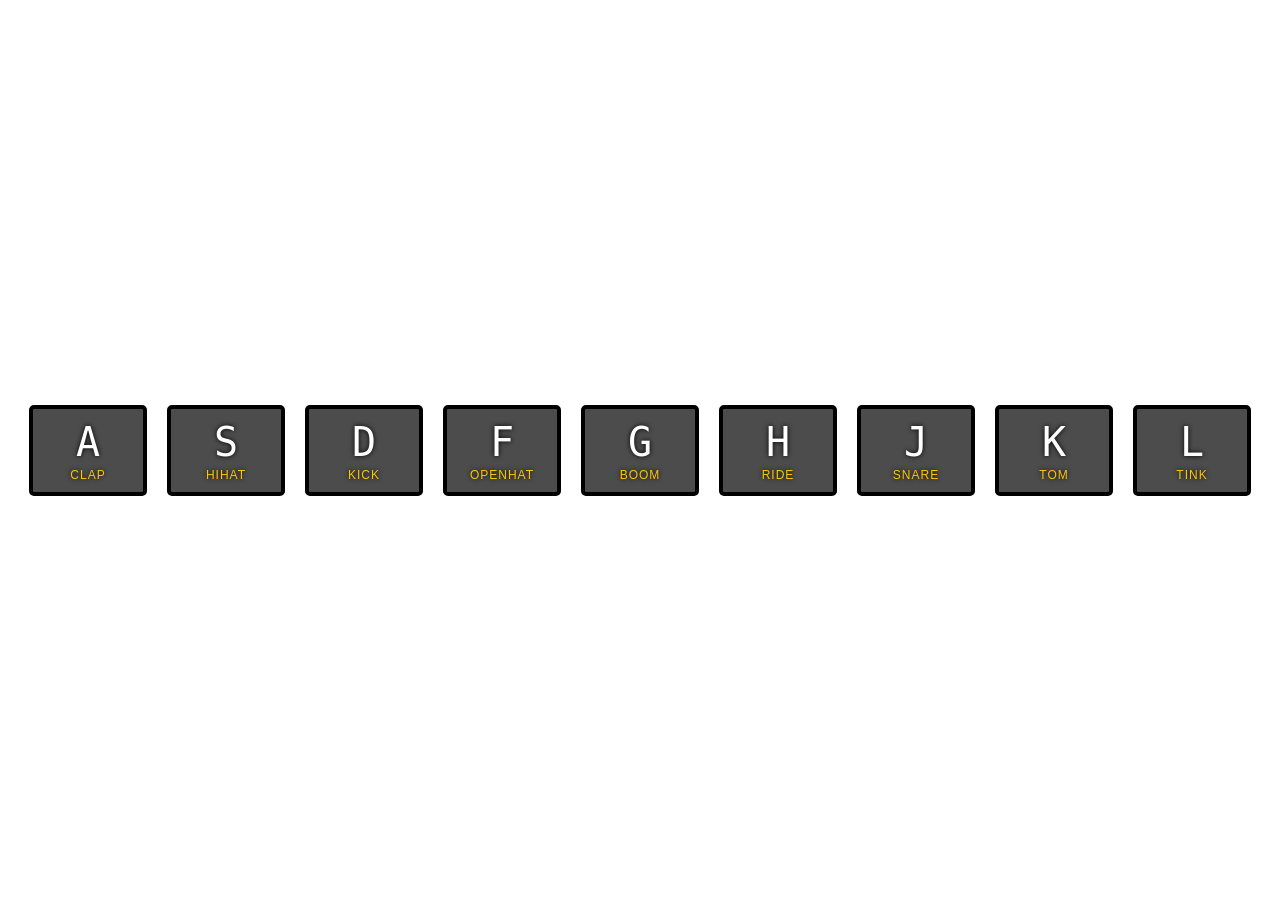
<file: 01 - JavaScript Drum Kit/index.html>
<!DOCTYPE html>
<html lang="en">

<head>
  <meta charset="UTF-8">
  <title>JS Drum Kit</title>
  <link rel="stylesheet" href="style.css">
  <link rel="shortcut icon" href="favicon-32x32.png" type="image/x-icon">

<body>


  <div class="keys">
    <div data-key="65" class="key">
      <kbd>A</kbd>
      <span class="sound">clap</span>
    </div>
    <div data-key="83" class="key">
      <kbd>S</kbd>
      <span class="sound">hihat</span>
    </div>
    <div data-key="68" class="key">
      <kbd>D</kbd>
      <span class="sound">kick</span>
    </div>
    <div data-key="70" class="key">
      <kbd>F</kbd>
      <span class="sound">openhat</span>
    </div>
    <div data-key="71" class="key">
      <kbd>G</kbd>
      <span class="sound">boom</span>
    </div>
    <div data-key="72" class="key">
      <kbd>H</kbd>
      <span class="sound">ride</span>
    </div>
    <div data-key="74" class="key">
      <kbd>J</kbd>
      <span class="sound">snare</span>
    </div>
    <div data-key="75" class="key">
      <kbd>K</kbd>
      <span class="sound">tom</span>
    </div>
    <div data-key="76" class="key">
      <kbd>L</kbd>
      <span class="sound">tink</span>
    </div>
  </div>

  <audio data-key="65" src="sounds/clap.wav"></audio>
  <audio data-key="83" src="sounds/hihat.wav"></audio>
  <audio data-key="68" src="sounds/kick.wav"></audio>
  <audio data-key="70" src="sounds/openhat.wav"></audio>
  <audio data-key="71" src="sounds/boom.wav"></audio>
  <audio data-key="72" src="sounds/ride.wav"></audio>
  <audio data-key="74" src="sounds/snare.wav"></audio>
  <audio data-key="75" src="sounds/tom.wav"></audio>
  <audio data-key="76" src="sounds/tink.wav"></audio>

  <script>
    function playAudio(e) {
      const audio = document.querySelector(`audio[data-key="${ e.keyCode }"]`);
      const key = document.querySelector(`.key[data-key="${ e.keyCode }"]`);
      // console.log(key);
      key.classList.add('playing')
      audio.currentTime = 0;
      audio.play();
    }

    function removeTransition(e) {
      if (e.propertyName != "transform") return;
      this.classList.remove('playing')
    }
    const keys = document.querySelectorAll('.key')
    keys.forEach(key => {
      key.addEventListener('transitionend', removeTransition)
    })
    window.addEventListener('keydown', playAudio);
  </script>


</body>

</html>
</file>
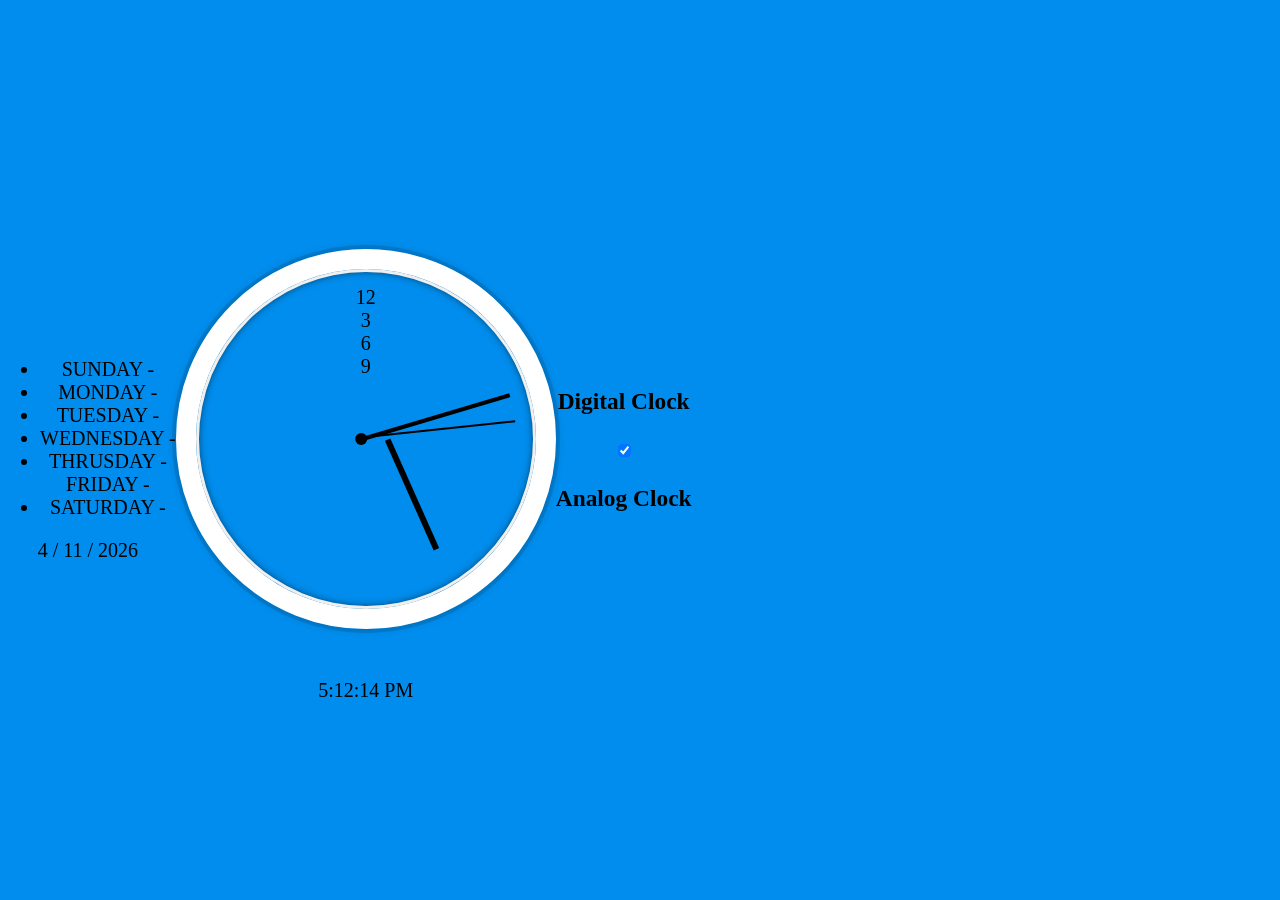
<file: 02 - JS and CSS Clock/index.html>
<!DOCTYPE html>
<html lang="en">
<head>
  <meta charset="UTF-8">
  <title>JS + CSS Clock</title>
  <link href="https://fonts.googleapis.com/css2?family=Orbitron:wght@500&display=swap" rel="stylesheet">
    <link href="https://fonts.googleapis.com/css2?family=IBM+Plex+Mono:wght@100&display=swap" rel="stylesheet">

  <link rel="stylesheet" href="style.css">
  
</head>
<body onload="setDate()">
  <div class="week">
    <ul class="weekList">
        <li class="day">SUNDAY <span class="datedivider">-</span></li>
        <li class="day">MONDAY <span class="datedivider">-</span></li>
        <li class="day">TUESDAY <span class="datedivider">-</span></li>
        <li class="day">WEDNESDAY <span class="datedivider">-</span></li>
        <li class="day">THRUSDAY <span class="datedivider">-</span></li>
        <li class="day">FRIDAY <span class="datedivider">-</span></li>
        <li class="day">SATURDAY <span class="datedivider">-</span></li>
        
    </ul>
    
    <div class="date"></div>
</div>
  <div class="time">
    <div class="clock">
      <div class="clock-face">
        <div class="hand hour-hand"></div>
        <div class="hand min-hand"></div>
        <div class="hand second-hand"></div>
        <div class=" center"></div>
        <div class="num12">12</div>
        <div class="num3">3</div>
        <div class="num6">6</div>
        <div class="num9">9</div>
      </div>
    </div>
    <div class="digital"></div>
  </div>
  
  <div  class="btn">
    <h3>
      Digital Clock
    </h3>
    <label class="switch">
      <input onclick="analogOrDigital()" type="checkbox" checked>
      <span class="slider round"></span>
    </label>
        <h3>
          
          Analog Clock
        </h3>

   </div> 
  <script src="time.js"></script>
</body>
</html>
</file>
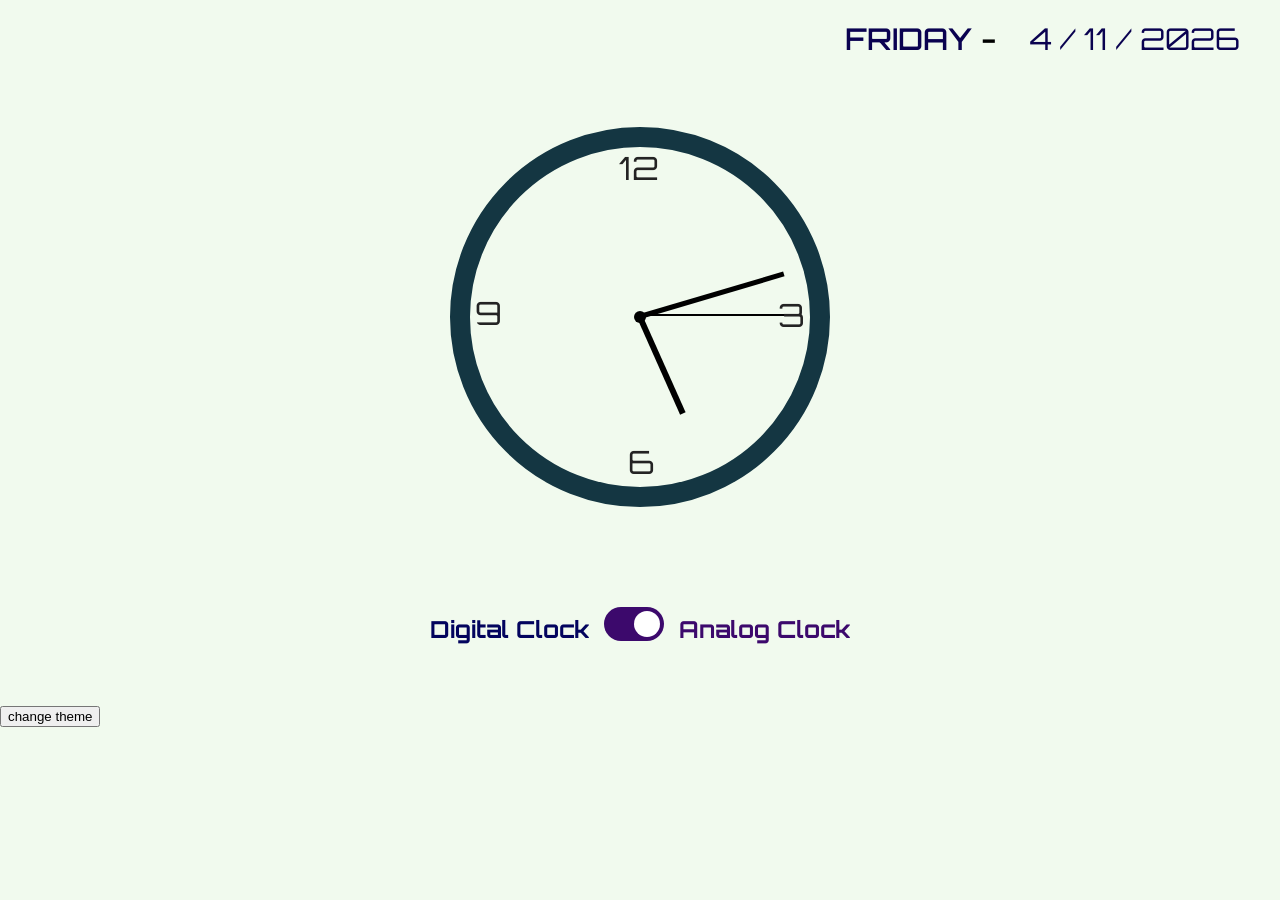
<file: JSandCSSClock/index.html>
<!DOCTYPE html>
<html lang="en">
<head>
  <meta charset="UTF-8">
  <title>JS + CSS Clock</title>
  <link href="https://fonts.googleapis.com/css2?family=Orbitron:wght@500&display=swap" rel="stylesheet">
    <link href="https://fonts.googleapis.com/css2?family=IBM+Plex+Mono:wght@100&display=swap" rel="stylesheet">

  <link id="css-file" rel="stylesheet" href="./style.css">
  
</head>
<body onload="setDate()">
  <div class="week">
    <ul class="weekList">
        <li class="day">SUNDAY <span class="datedivider">-</span></li>
        <li class="day">MONDAY <span class="datedivider">-</span></li>
        <li class="day">TUESDAY <span class="datedivider">-</span></li>
        <li class="day">WEDNESDAY <span class="datedivider">-</span></li>
        <li class="day">THRUSDAY <span class="datedivider">-</span></li>
        <li class="day">FRIDAY <span class="datedivider">-</span></li>
        <li class="day">SATURDAY <span class="datedivider">-</span></li>
        
    </ul>
    
    <div class="date"></div>
</div>
  <div class="time">
    <div class="clock">
      <div class="clock-face">
        <div class="hand hour-hand"></div>
        <div class="hand min-hand"></div>
        <div class="hand second-hand"></div>
        <div class=" center"></div>
        <div class="num12">12</div>
        <div class="num3">3</div>
        <div class="num6">6</div>
        <div class="num9">9</div>
      </div>
    </div>
    <div class="digital"></div>
  </div>
  
  <div  class="btn">
    <h3>
      Digital Clock
    </h3>
    <label class="switch">
      <input onclick="analogOrDigital()" type="checkbox" checked>
      <span class="slider round"></span>
    </label>
        <h3>
          
          Analog Clock
        </h3>

   </div> 
   <button id="themeBtn" class="theme">change theme</button>
  <script src="time.js"></script>
</body>
</html>
</file>
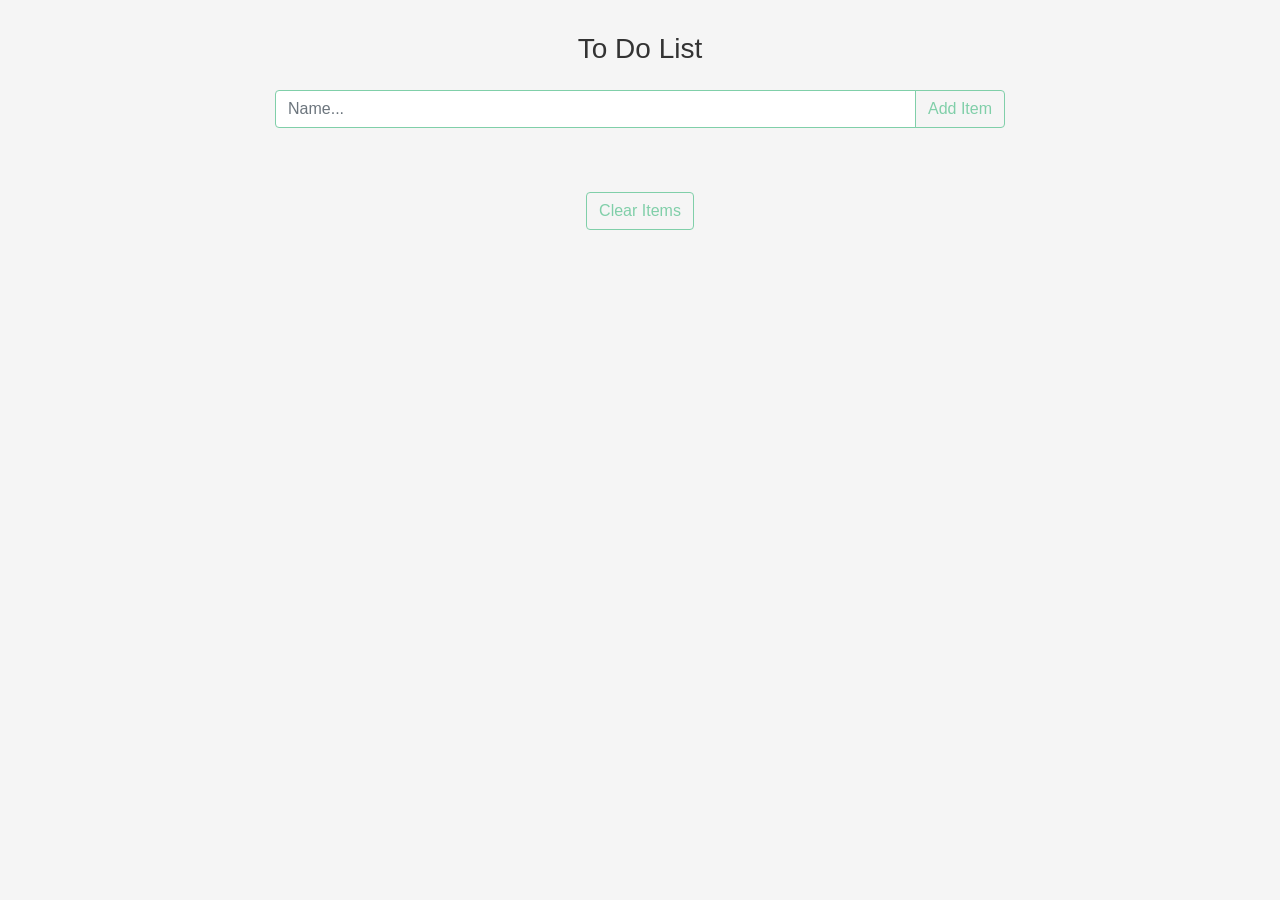
<file: Todo/index.html>
<!DOCTYPE html>
<html lang="en">

<head>
 <meta charset="UTF-8">
 <meta name="viewport" content="width=device-width, initial-scale=1.0">
 <meta http-equiv="X-UA-Compatible" content="ie=edge">
 <!-- bootstrap css -->
 <link rel="stylesheet" href="css/bootstrap.min.css">
 <!-- main css -->
 <link rel="stylesheet" href="css/main.css">
 <!-- google fonts -->
 <link href="https://fonts.googleapis.com/css?family=Courgette" rel="stylesheet">

 <!-- font awesome -->
 <link rel="stylesheet" href="css/all.css">
 <title>Grocery Item</title>
 <style>
 </style>
</head>

<body>
 <div class="container">
  <div class="row">
   <div class="col mx-auto col-md-8 mt-3 text-center">
    <div class="alert text-capitalize feedback">
     write value for item
    </div>
    <!-- form -->
    <form id="itemForm" class="my-3">
     <h3 class="text-capitalize mb-4">to do list</h3>
     <div class="input-group">
      <input type="text" class="form-control text-capitalize" id="itemInput" placeholder="name...">
      <div class="input-group-append">
       <button class="btn btn-green text-capitalize" type="submit">add item</button>
      </div>
     </div>
    </form>
    <div class="item-container">
     <!-- end of form  -->
     <div class="item-list my-5">
      <!-- single item -->
      <!-- <div class="item my-3">
      <h5 class="item-name text-capitalize">laundry</h5>
      <div class="item-icons">
       <a href="#" class="complete-item mx-2 item-icon"><i class="far fa-check-circle"></i></a>
       <a href="#" class="edit-item mx-2 item-icon"><i class="far fa-edit"></i></a>
       <a href="#" class="delete-item item-icon"><i class="far fa-times-circle"></i></a>
      </div>
     </div> -->
      <!-- end of single item -->
     </div>
     <button type="button" class="btn btn-green my-3 text-capitalize" id="clear-list">clear items</button>
    </div>
   </div>
  </div>
 </div>




 <!-- jquery -->
 <script src="js/jquery-3.3.1.min.js"></script>
 <!-- bootstrap js -->
 <script src="js/bootstrap.bundle.min.js"></script>
 <!-- script js -->
 <script src="js/app.js"></script>
</body>

</html>
</file>
<file: 01 - JavaScript Drum Kit/style.css>
html {
  font-size: 10px;
  background: url('https://www.audio-issues.com/wp-content/uploads/2014/02/snare-drum.jpg') no-repeat center;
  background-size: cover;
}

body,html {
  margin: 0;
  padding: 0;
  font-family: sans-serif;
}

.keys {
  display: flex;
  flex: 1;
  flex-wrap: wrap;
  min-height: 100vh;
  align-items: center;
  justify-content: center;
}

.key {
  border: .4rem solid black;
  border-radius: .5rem;
  margin: 1rem;
  font-size: 1.5rem;
  padding: 1rem .5rem;
  transition: all .07s ease;
  width: 10rem;
  text-align: center;
  color: white;
  background: rgba(0,0,0,0.7);
  text-shadow: 0 0 .5rem black;
}

.playing {
  transform: scale(1.1);
  border-color: #ffc600;
  box-shadow: 0 0 1rem #ffc600;
}

kbd {
  display: block;
  font-size: 4rem;
}

.sound {
  font-size: 1.2rem;
  text-transform: uppercase;
  letter-spacing: .1rem;
  color: #ffc600;
}
</file>
<file: 02 - JS and CSS Clock/style.css>
html {
    background: #018DED url(https://unsplash.it/1500/1000?image=881&blur=5);
    background-size: cover;
    font-family: 'helvetica neue';
    text-align: center;
    font-size: 10px;
  }

  body {
    margin: 0;
    font-size: 2rem;
    display: flex;
    flex: 1;
    min-height: 100vh;
    align-items: center;
  }

  .clock {
    width: 30rem;
    height: 30rem;
    border: 20px solid white;
    border-radius: 50%;
    margin: 50px auto;
    position: relative;
    padding: 2rem;
    box-shadow:
      0 0 0 4px rgba(0,0,0,0.1),
      inset 0 0 0 3px #EFEFEF,
      inset 0 0 10px black,
      0 0 10px rgba(0,0,0,0.2);
  }

  .clock-face {
    position: relative;
    width: 100%;
    height: 100%;
    transform: translateY(-3px); /* account for the height of the clock hands */
  }

  .hand {
    background: black;
    position: absolute;
    top: 50%;
    transform-origin: 100%;
  }
  .hour-hand{
    width: 40%;
    height: 6px;
  }
  .min-hand{
    width: 50%;
    height: 4px;
  }
  .second-hand{
    width: 50%;
    height: 2px;
    transition-timing-function: cubic-bezier(0.1, 2.7, 0.58, 1);
  }
  .center{
    width: 12px;
    height: 12px;
    border-radius: 50%;
    background: black;
    position: absolute;
    top: 50%;
    transform: translate(1160%,-25%);

  }
</file>
<file: JSandCSSClock/style.css>
@import url('https://fonts.googleapis.com/css2?family=Overpass+Mono:wght@600&display=swap');


html {
    /* background: #018DED url('abs.jpg'); */
    background: #f1faee;
    background-size: cover;
    font-family: 'helvetica neue';
    /* text-align: center; */
    font-size: 10px;
  }

  body {
    font-family: 'Orbitron', sans-serif;
    margin: 0;
    font-size: 2rem;
    /* min-height: 100vh; */
    /* min-width: 100vw; */
    
  }
  .time{
    display: flex;
    flex: 1;
    align-items: center;
  }
  .digital{
    display: none;
    width: 100vw;
    height: 35rem;
    text-align: center;
    padding-top: 13rem;
    font-size: 20rem;
    color: #143642; 
    /* font-family: 'Overpass Mono', monospace; */
    font-family: 'IBM Plex Mono', monospace;
    font-weight: 600;
    /* transition: all 3s ease; */
  }
  .clock{
    
    width: 30rem;
    height: 30rem;
    border: 20px solid  #143642;
    border-radius: 50%;
    margin: 50px auto;
    position: relative;
    padding: 2rem;
    box-shadow:
      /* 0 0 0 4px rgba(32,70,83,0.5), */
      inset 0 0 0 3px #204653,
      inset 0 0 10px black,
      /* 0 0 10px rgba(32,70,83,0.5); */
  }

  .clock-face
 {
    position: relative;
    width: 100%;
    height: 100%;
    transform: translateY(-3px); /* account for the height of the clock hands */
  }

  .hand {
    background: black;
    position: absolute;
    top: 50%;
    transform-origin: 100%;
  }
  .hour-hand{
    width: 35%;
    height: 6px;
  }
  .min-hand{
    width: 50%;
    height: 5px;
  }
  .second-hand{
    width: 50%;
    height: 2px;
    transition-timing-function: cubic-bezier(0.1, 2.7, 0.58, 1);

  }
  .num12, .num3, .num6, .num9{
    font-size: 3.2rem;
    color: #232323;
  }
  .num12{
      transform: translate(43%, -40% );
  }

  .num3{
    transform: translate(96%, 228% );
}
.num6{
  transform: translate(46%, 495%);
}
.num9{
  transform: translate(-5%, 22%);
}
  .center{
    width: 12px;
    height: 12px;
    border-radius: 50%;
    background: black;
    position: absolute;
    top: 50%;
    transform: translate(1200%,-25%);
    
  }
 

  .week{
    /* margin: auto; */
    display: flex;
    justify-content: flex-end;

}
.date{
  padding: 0.3rem;
  display: flex;
  justify-content: center;
  align-items: center;
  color: #0a0250;
  font-size: 3rem;
padding-right: 40px;
}

ul{
    list-style-type: none;
    display: flex;
    justify-content: center;
    /* padding-top: 15vh; */
    font-weight: 550;
}

li{
    float: left;
    padding: 0 3rem;
}

.day{
  color: #0a0250;
  font-size: 3rem;
  display: none;
}
.datedivider{
color: #000;
}

  .switch {
    position: relative;
    display: inline-block;
    width: 60px;
    height: 34px;
  }
  
  .switch input { 
    opacity: 0;
    width: 0;
    height: 0;
  }
  
  .slider {
    position: absolute;
    cursor: pointer;
    top: 0;
    left: 0;
    right: 0;
    bottom: 0;
    background-color: #03045e;
    -webkit-transition: .4s;
    transition: .4s;
  }
  
  .slider:before {
    position: absolute;
    content: "";
    height: 26px;
    width: 26px;
    left: 4px;
    bottom: 4px;
    background-color: white;
    -webkit-transition: .4s;
    transition: .4s;
  }
  
  input:checked + .slider {
    background-color: #3c096c;
  }
  
  input:focus + .slider {
    box-shadow: 0 0 1px #3c096c;
  }
  
  input:checked + .slider:before {
    -webkit-transform: translateX(26px);
    -ms-transform: translateX(26px);
    transform: translateX(26px);
  }
  
  .slider.round {
    border-radius: 34px;
  }
  
  .slider.round:before {
    border-radius: 50%;
  }
  .btn{
  margin: auto;
  padding: 50px;
  width: 600px;
  display: flex;
  justify-content: center;
  }
  .btn h3{
    margin: 5px;
    padding: 2px 10px;
  }
  .btn h3:nth-child(1){
    color: #03045e;
  }
  .btn h3:nth-child(3){
    color: #3c096c;
  }
</file>
<file: Todo/css/main.css>
:root {
  --mainWhite: #f5f5f5;
  --mainGreen: #80cfa9;
  --mainBlack: #333333;
  --mainRed: #d62828;
  --mainBlue: #11b5e4;
}
body {
  background: var(--mainWhite);
  color: #333333;
}
.btn-green {
  border-color: var(--mainGreen);
  background: transparent;
  color: var(--mainGreen);
}
.btn-green:hover {
  background: var(--mainGreen);
  color: var(--mainBlack);
}
.form-control {
  border-color: var(--mainGreen) !important;
}

.feedback {
  display: none;
}
.item {
  display: flex;
  justify-content: space-between;
}
.item-icon {
  font-size: 1.2rem;
  cursor: pointer;
}
.complete-item {
  color: var(--mainGreen);
}
.complete-item:hover {
  color: var(--mainGreen);
}
.edit-item {
  color: var(--mainBlue);
}
.edit-item:hover {
  color: var(--mainBlue);
}
.delete-item {
  color: var(--mainRed);
}
.delete-item:hover {
  color: var(--mainRed);
}
.completed {
  text-decoration: line-through;
  opacity: 0.5;
}
.visibility {
  opacity: 0.5;
}
.showItem {
  display: block;
}
</file>
